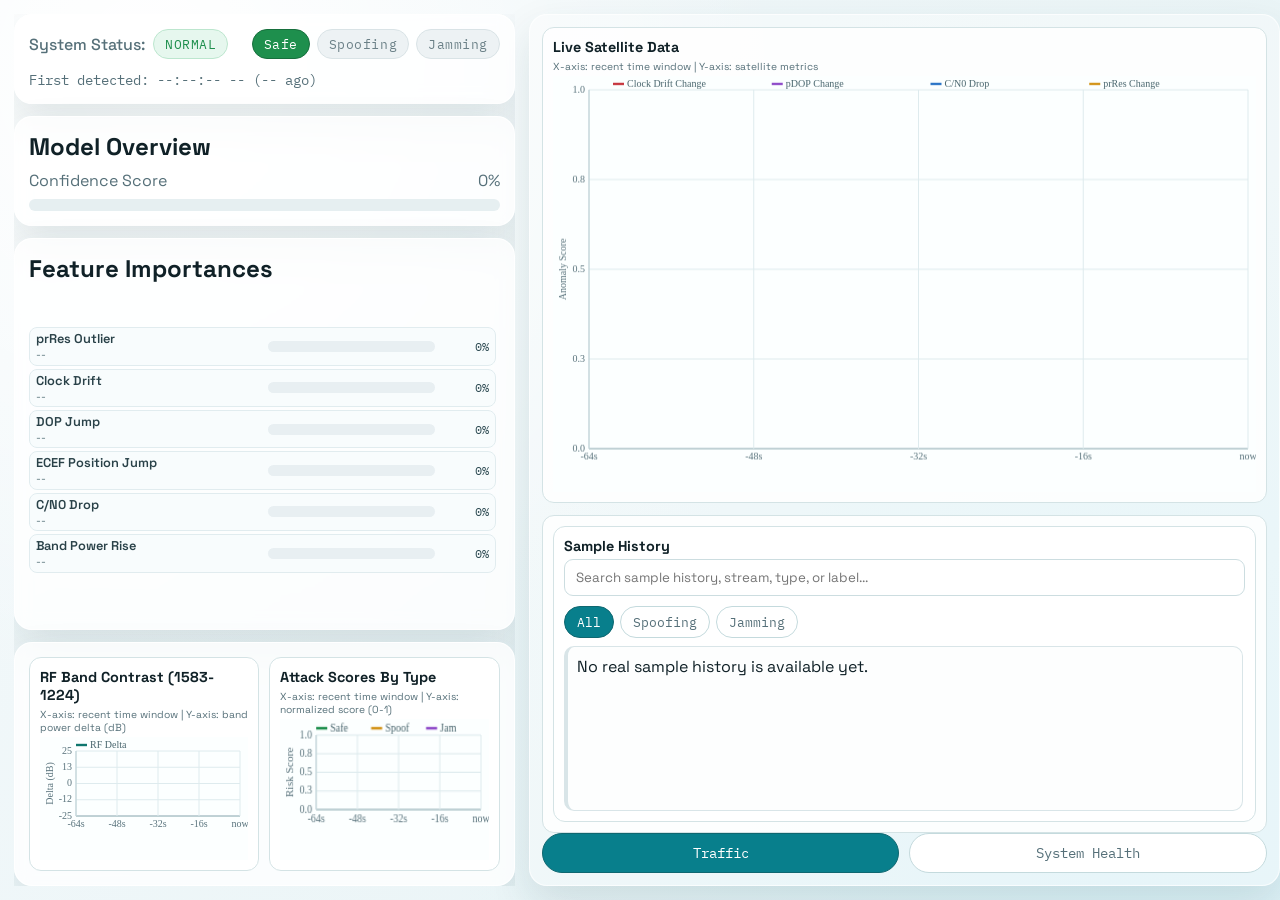
<file: Dashboard/index.html>
<!DOCTYPE html>
<html lang="en">
<head>
  <meta charset="UTF-8" />
  <meta name="viewport" content="width=device-width, initial-scale=1.0" />
  <title>GNSS Intrusion Dashboard</title>
  <link rel="preconnect" href="https://fonts.googleapis.com" />
  <link rel="preconnect" href="https://fonts.gstatic.com" crossorigin />
  <link rel="stylesheet" href="styles.css" />
</head>
<body>
  <div class="app-shell">
    <aside class="left-panel">
      <section class="panel-card status-card">
        <div class="status-row">
          <div class="system-status" id="systemStatusWrap">
            <span class="label">System Status:</span>
            <span class="pill" id="systemStatus">NORMAL</span>
          </div>
          <div class="threat-indicators">
            <div class="threat-pill" id="safeIndicator">Safe</div>
            <div class="threat-pill" id="spoofingIndicator">Spoofing</div>
            <div class="threat-pill" id="jammingIndicator">Jamming</div>
          </div>
        </div>
        <p class="detect-time" id="firstDetected">First detected: --:--:-- -- (-- ago)</p>
      </section>

      <section class="panel-card model-overview-card">
        <h2>Model Overview</h2>
        <div class="stat-line">
          <span>Confidence Score</span>
          <span id="confidenceScore">--%</span>
        </div>
        <div class="progress-wrap">
          <div class="progress-fill" id="confidenceBar"></div>
        </div>
      </section>

      <section class="panel-card feature-card">
        <h2>Feature Importances</h2>
        <div class="feature-bars" id="featureBars"></div>
      </section>

      <section class="panel-card left-charts-card">
        <div class="mini-chart-card">
          <h3>RF Band Contrast (1583-1224)</h3>
          <p class="chart-caption">X-axis: recent time window | Y-axis: band power delta (dB)</p>
          <canvas id="rfChart"></canvas>
        </div>

        <div class="mini-chart-card">
          <h3>Attack Scores By Type</h3>
          <p class="chart-caption">X-axis: recent time window | Y-axis: normalized score (0-1)</p>
          <canvas id="attackScoreChart"></canvas>
        </div>
      </section>
    </aside>

    <main class="right-panel">
      <section class="tab-view active" id="trafficTab" aria-label="Traffic Tab">
        <div class="traffic-layout">
          <div class="traffic-top">
            <div class="mini-chart-card">
              <h3>Live Satellite Data</h3>
              <p class="chart-caption">X-axis: recent time window | Y-axis: satellite metrics</p>
              <canvas id="liveOverviewChart"></canvas>
            </div>
          </div>

          <div class="traffic-bottom">
            <div class="history-card">
              <h3>Sample History</h3>
              <div class="log-controls">
                <input type="text" id="logSearch" placeholder="Search sample history, stream, type, or label..." />
                <div class="filters" id="filters">
                  <button class="filter-btn active" data-filter="all">All</button>
                  <button class="filter-btn" data-filter="spoofing">Spoofing</button>
                  <button class="filter-btn" data-filter="jamming">Jamming</button>
                  <!-- Clock and DOP filters removed to show only attack-related types -->
                </div>
              </div>
              <div class="event-log" id="eventLog"></div>
            </div>
          </div>
        </div>
      </section>

      <section class="tab-view" id="healthTab" aria-label="System Health Tab">
        <div class="health-layout">
          <section class="panel-card health-card">
            <h2>System</h2>
            <div class="system-meta-row">
              <div class="system-meta-text">
                <p id="systemUptime">System uptime: --:--:-- (since --/--/-- --:--)</p>
                <p id="lastUpdated">Last updated: --:--:--</p>
              </div>
              <div class="jump-controls" aria-label="Jump to timestamp or sample index">
                <input id="healthJumpInput" type="number" min="0" step="1" value="0" placeholder="Sample index" />
                <button id="healthJumpButton" type="button">Jump</button>
              </div>
            </div>
            <div class="status-line">
              <span>System Health Status</span>
              <span class="status-pill healthy" id="systemHealthStatus">HEALTHY</span>
            </div>
            <div class="metric-grid" id="systemMetrics"></div>
          </section>

          <section class="panel-card health-card">
            <h2>Model Status</h2>
            <div class="status-line">
              <span>Model Pipeline</span>
              <span class="status-pill healthy" id="modelStatus">ACTIVE</span>
            </div>
            <div class="metric-grid" id="modelMetrics"></div>
          </section>

          <section class="panel-card health-card">
            <h2>Data Status</h2>
            <div class="status-line">
              <span>Ingestion Status</span>
              <span class="status-pill healthy" id="dataStatus">INGESTING</span>
            </div>
            <div class="metric-grid" id="dataMetrics"></div>
          </section>
        </div>
      </section>

      <nav class="tab-controls" aria-label="Dashboard Tabs">
        <button class="tab-btn active" data-tab="trafficTab">Traffic</button>
        <button class="tab-btn" data-tab="healthTab">System Health</button>
      </nav>
    </main>
  </div>

  <script src="script.js"></script>
</body>
</html>
</file>
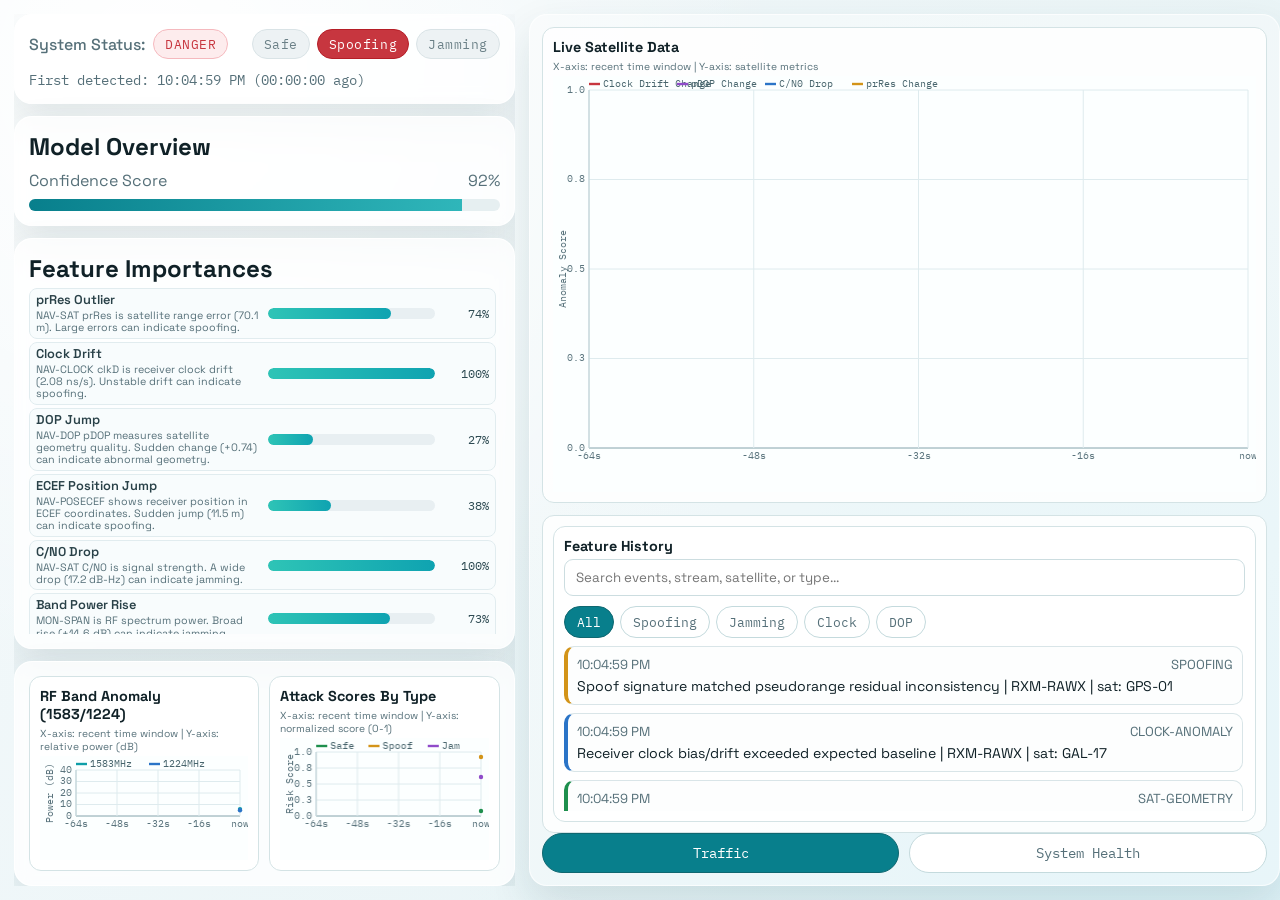
<file: Dashboard/ADACO_GNSS_dashboard_tooltips/index_tooltips.html>
<!DOCTYPE html>
<html lang="en">
<head>
  <meta charset="UTF-8" />
  <meta name="viewport" content="width=device-width, initial-scale=1.0" />
  <title>GNSS Intrusion Dashboard</title>
  <link rel="preconnect" href="https://fonts.googleapis.com" />
  <link rel="preconnect" href="https://fonts.gstatic.com" crossorigin />
  <link rel="stylesheet" href="styles_tooltips.css" />
</head>
<body>
  <div class="app-shell">
    <aside class="left-panel">
      <section class="panel-card status-card">
        <div class="status-row">
          <div class="system-status" id="systemStatusWrap">
            <span class="label tip" tabindex="0" data-tooltip="Overall dashboard classification for the most recent GNSS sample. NORMAL means no active attack is currently selected; DANGER means spoofing or jamming is currently suspected.">System Status:</span>
            <span class="pill tip" id="systemStatus" tabindex="0" data-tooltip="Current high-level operating state produced from the model output and active threat flags.">NORMAL</span>
          </div>
          <div class="threat-indicators">
            <div class="threat-pill tip" id="safeIndicator" tabindex="0" data-tooltip="Safe indicates the model currently favors the clean, non-attack class for the incoming GNSS sample.">Safe</div>
            <div class="threat-pill tip" id="spoofingIndicator" tabindex="0" data-tooltip="Spoofing means the signal may be intentionally misleading the receiver about position, timing, or satellite consistency.">Spoofing</div>
            <div class="threat-pill tip" id="jammingIndicator" tabindex="0" data-tooltip="Jamming means the receiver may be experiencing radio-frequency interference that raises noise or disrupts GNSS reception.">Jamming</div>
          </div>
        </div>
        <p class="detect-time tip" id="firstDetected" tabindex="0" data-tooltip="Shows when the current non-safe condition first appeared in this dashboard session and how long it has remained active.">First detected: --:--:-- -- (-- ago)</p>
      </section>

      <section class="panel-card model-overview-card">
        <h2 class="tip" tabindex="0" data-tooltip="Summary of the model's current prediction strength for the latest GNSS input.">Model Overview</h2>
        <div class="stat-line">
          <span class="tip" tabindex="0" data-tooltip="The model's confidence in the class it currently selected. High confidence does not guarantee correctness; it should be interpreted with the class probabilities and context.">Confidence Score</span>
          <span class="tip" id="confidenceScore" tabindex="0" data-tooltip="Percentage confidence for the current top prediction.">--%</span>
        </div>
        <div class="progress-wrap tip" tabindex="0" data-tooltip="Visual bar representation of the current confidence score.">
          <div class="progress-fill" id="confidenceBar"></div>
        </div>
      </section>

      <section class="panel-card feature-card">
        <h2 class="tip" tabindex="0" data-tooltip="Model-facing input factors that most influenced the current prediction, such as clock drift, C/N0 changes, and RF band power.">Feature Importances</h2>
        <div class="feature-bars" id="featureBars"></div>
      </section>

      <section class="panel-card left-charts-card">
        <div class="mini-chart-card">
          <h3 class="tip" tabindex="0" data-tooltip="Tracks relative RF power in two monitored GNSS-related bands. Sudden broad power increases may support a jamming interpretation.">RF Band Anomaly (1583/1224)</h3>
          <p class="chart-caption tip" tabindex="0" data-tooltip="The horizontal axis shows recent samples; the vertical axis shows relative RF power in dB. Use it to see whether power is stable or rapidly changing.">X-axis: recent time window | Y-axis: relative power (dB)</p>
          <canvas id="rfChart"></canvas>
        </div>

        <div class="mini-chart-card">
          <h3 class="tip" tabindex="0" data-tooltip="Plots recent normalized model scores for safe, spoofing, and jamming classes so changes can be seen over time.">Attack Scores By Type</h3>
          <p class="chart-caption tip" tabindex="0" data-tooltip="Scores closer to 1 indicate stronger model support for that class. The displayed class is usually the highest score, but operators should watch trends as well.">X-axis: recent time window | Y-axis: normalized score (0-1)</p>
          <canvas id="attackScoreChart"></canvas>
        </div>
      </section>
    </aside>

    <main class="right-panel">
      <section class="tab-view active" id="trafficTab" aria-label="Traffic Tab">
        <div class="traffic-layout">
          <div class="traffic-top">
            <div class="mini-chart-card">
              <h3 class="tip" tabindex="0" data-tooltip="Shows recent receiver-derived anomaly indicators from satellite and navigation measurements.">Live Satellite Data</h3>
              <p class="chart-caption tip" tabindex="0" data-tooltip="The horizontal axis shows recent samples; the vertical axis shows normalized anomaly scores from satellite, clock, C/N0, and pseudorange residual behavior.">X-axis: recent time window | Y-axis: satellite metrics</p>
              <canvas id="liveOverviewChart"></canvas>
            </div>
          </div>

          <div class="traffic-bottom">
            <div class="history-card">
              <h3 class="tip" tabindex="0" data-tooltip="Chronological list of recent model-relevant events and derived anomalies. Use it to inspect why the dashboard is changing state.">Feature History</h3>
              <div class="log-controls">
                <input class="tip" type="text" id="logSearch" placeholder="Search events, stream, satellite, or type..." tabindex="0" data-tooltip="Search the event history by event text, GNSS message stream, satellite identifier, or alert type." />
                <div class="filters" id="filters">
                  <button class="filter-btn active tip" data-filter="all" tabindex="0" data-tooltip="Show every event type in the history list.">All</button>
                  <button class="filter-btn tip" data-filter="spoofing" tabindex="0" data-tooltip="Show only spoofing-related events, such as pseudorange or position inconsistencies.">Spoofing</button>
                  <button class="filter-btn tip" data-filter="jamming" tabindex="0" data-tooltip="Show only jamming-related events, such as RF power increases or C/N0 drops.">Jamming</button>
                  <button class="filter-btn tip" data-filter="clock-anomaly" tabindex="0" data-tooltip="Show only receiver clock bias or drift anomalies.">Clock</button>
                  <button class="filter-btn tip" data-filter="sat-geometry" tabindex="0" data-tooltip="Show only satellite geometry or DOP-related anomalies.">DOP</button>
                </div>
              </div>
              <div class="event-log" id="eventLog"></div>
            </div>
          </div>
        </div>
      </section>

      <section class="tab-view" id="healthTab" aria-label="System Health Tab">
        <div class="health-layout">
          <section class="panel-card health-card">
            <h2 class="tip" tabindex="0" data-tooltip="Operational health of the dashboard runtime and local machine resources.">System</h2>
            <div class="system-meta-row">
              <div class="system-meta-text">
                <p class="tip" id="systemUptime" tabindex="0" data-tooltip="How long this dashboard session has been running, plus the approximate session start time.">System uptime: --:--:-- (since --/--/-- --:--)</p>
                <p class="tip" id="lastUpdated" tabindex="0" data-tooltip="Most recent time the dashboard refreshed its displayed system and model values.">Last updated: --:--:--</p>
              </div>
              <div class="jump-controls" aria-label="Jump to timestamp or sample index">
                <input class="tip" id="healthJumpInput" type="number" min="0" step="1" value="0" placeholder="Sample index" tabindex="0" data-tooltip="Choose a dataset sample index and restart the demonstration stream from that point." />
                <button class="tip" id="healthJumpButton" type="button" tabindex="0" data-tooltip="Apply the selected sample index and request the next prediction from that point in the data stream.">Jump</button>
              </div>
            </div>
            <div class="status-line">
              <span class="tip" tabindex="0" data-tooltip="Combined health state of the dashboard process and local resource indicators.">System Health Status</span>
              <span class="status-pill healthy tip" id="systemHealthStatus" tabindex="0" data-tooltip="HEALTHY means normal behavior; DEGRADED means reduced performance; CRITICAL means serious runtime or resource issues.">HEALTHY</span>
            </div>
            <div class="metric-grid" id="systemMetrics"></div>
          </section>

          <section class="panel-card health-card">
            <h2 class="tip" tabindex="0" data-tooltip="Status of the loaded GNSS detection model and prediction pipeline.">Model Status</h2>
            <div class="status-line">
              <span class="tip" tabindex="0" data-tooltip="Whether model inference is active, delayed, or failed.">Model Pipeline</span>
              <span class="status-pill healthy tip" id="modelStatus" tabindex="0" data-tooltip="ACTIVE means predictions are being produced; DELAYED means predictions may be behind; FAILED means the model pipeline is not functioning.">ACTIVE</span>
            </div>
            <div class="metric-grid" id="modelMetrics"></div>
          </section>

          <section class="panel-card health-card">
            <h2 class="tip" tabindex="0" data-tooltip="Status of the live or replayed GNSS data feed entering the model pipeline.">Data Status</h2>
            <div class="status-line">
              <span class="tip" tabindex="0" data-tooltip="Whether input data is being read normally, lagging, or dropping samples.">Ingestion Status</span>
              <span class="status-pill healthy tip" id="dataStatus" tabindex="0" data-tooltip="INGESTING means data is arriving normally; LAGGING means delayed input; DROPPED means samples are being missed.">INGESTING</span>
            </div>
            <div class="metric-grid" id="dataMetrics"></div>
          </section>
        </div>
      </section>

      <nav class="tab-controls" aria-label="Dashboard Tabs">
        <button class="tab-btn active tip" data-tab="trafficTab" tabindex="0" data-tooltip="Open the main monitoring view with charts, attack scores, feature importance, and event history.">Traffic</button>
        <button class="tab-btn tip" data-tab="healthTab" tabindex="0" data-tooltip="Open runtime, model, and data-ingestion health information.">System Health</button>
      </nav>
    </main>
  </div>

  <script src="script_tooltips.js"></script>
</body>
</html>
</file>
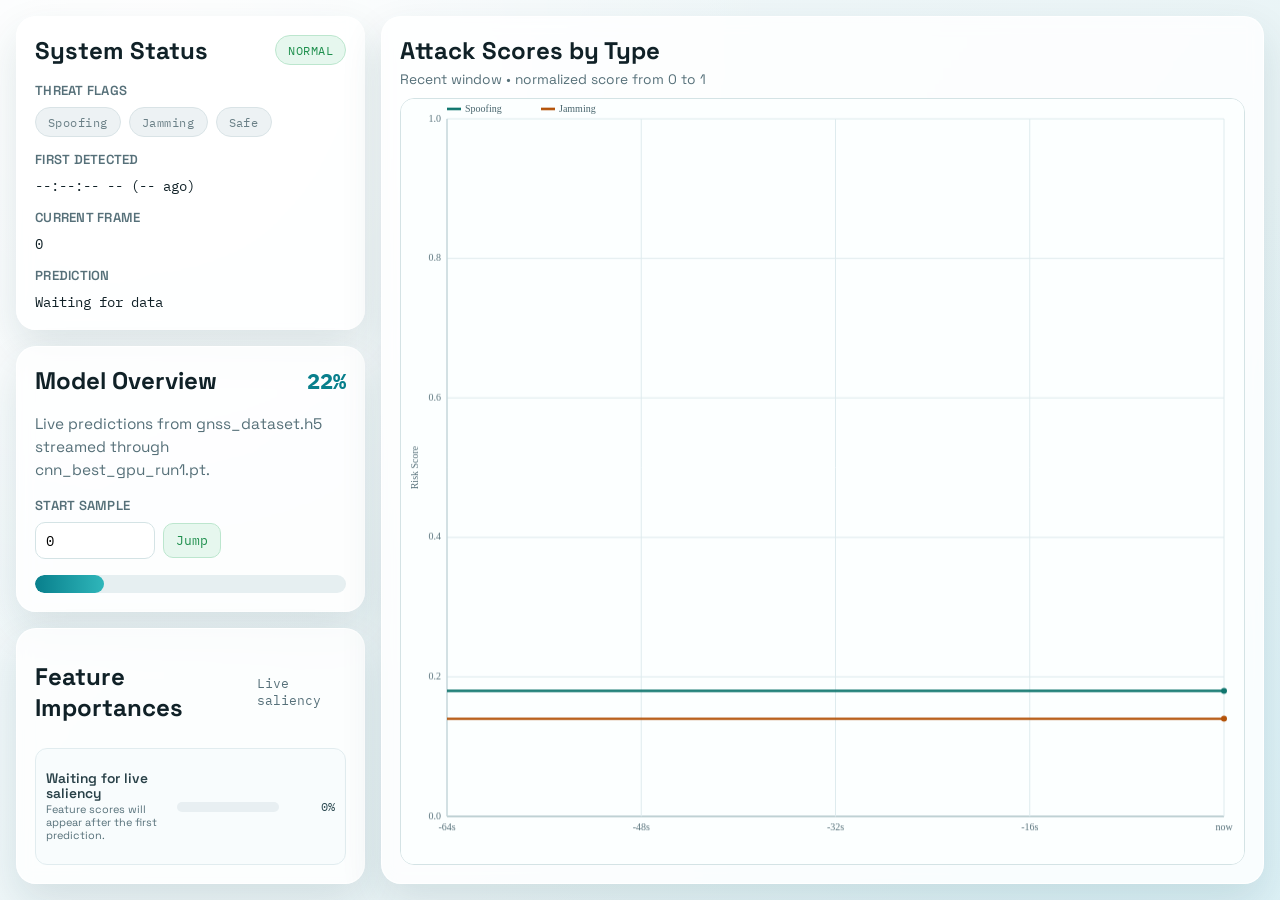
<file: Dashboard/dashboard_compact/dashboard_compact.html>
<!DOCTYPE html>
<html lang="en">
<head>
  <meta charset="UTF-8" />
  <meta name="viewport" content="width=device-width, initial-scale=1.0" />
  <title>GNSS Intrusion Dashboard</title>
  <link rel="preconnect" href="https://fonts.googleapis.com" />
  <link rel="preconnect" href="https://fonts.gstatic.com" crossorigin />
  <link href="https://fonts.googleapis.com/css2?family=Space+Grotesk:wght@400;500;700&family=IBM+Plex+Mono:wght@400;500;700&display=swap" rel="stylesheet" />
  <link rel="stylesheet" href="./dashboard_compact.css" />
</head>
<body>
  <main class="dashboard-shell">
    <section class="summary-column">
      <article class="card status-card">
        <div class="card-header">
          <h2>System Status</h2>
          <span class="status-pill" id="systemStatus">NORMAL</span>
        </div>

        <div class="status-meta">
          <div class="meta-row">
            <span class="meta-label">Threat flags</span>
            <div class="threat-indicators">
              <span class="threat-pill" id="spoofingIndicator">Spoofing</span>
              <span class="threat-pill" id="jammingIndicator">Jamming</span>
              <span class="threat-pill" id="neitherIndicator">Safe</span>
            </div>
          </div>
          <div class="meta-row">
            <span class="meta-label">First detected</span>
            <span class="meta-value" id="firstDetected">--:--:-- -- (-- ago)</span>
          </div>
          <div class="meta-row">
            <span class="meta-label">Current frame</span>
            <span class="meta-value" id="currentFrame">--</span>
          </div>
          <div class="meta-row">
            <span class="meta-label">Prediction</span>
            <span class="meta-value" id="currentPrediction">--</span>
          </div>
        </div>
      </article>

      <article class="card overview-card">
        <div class="card-header stacked">
          <h2>Model Overview</h2>
          <span class="confidence-value" id="confidenceScore">0%</span>
        </div>

        <div class="overview-copy">Live predictions from gnss_dataset.h5 streamed through cnn_best_gpu_run1.pt.</div>

        <div class="meta-row">
          <span class="meta-label">Start sample</span>
          <div style="display:flex; gap:8px; align-items:center; flex-wrap:wrap;">
            <input id="startSampleInput" type="number" min="0" step="1" value="0" style="width: 120px; padding: 8px 10px; border-radius: 10px; border: 1px solid #d4e3e5; font-family: 'IBM Plex Mono', monospace; font-size: 0.9rem;" />
            <button id="startSampleButton" type="button" style="padding: 8px 12px; border-radius: 10px; border: 1px solid #bce6ce; background: #e6f7ee; color: #1e8f4d; font-family: 'IBM Plex Mono', monospace; font-size: 0.82rem; cursor: pointer;">Jump</button>
          </div>
        </div>

        <div class="progress-wrap" aria-label="Confidence score bar">
          <div class="progress-fill" id="confidenceBar"></div>
        </div>
      </article>

      <article class="card feature-card">
        <div class="card-header stacked">
          <h2>Feature Importances</h2>
          <span class="feature-note" id="featureSource">Live saliency</span>
        </div>

        <div class="feature-bars" id="featureBars"></div>
      </article>
    </section>

    <section class="card chart-card">
      <div class="card-header chart-header">
        <div>
          <h2>Attack Scores by Type</h2>
          <p class="chart-caption">Recent window • normalized score from 0 to 1</p>
        </div>
      </div>
      <div class="chart-area">
        <canvas id="attackScoreChart"></canvas>
      </div>
    </section>
  </main>

  <script src="./dashboard_compact.js"></script>
</body>
</html>
</file>
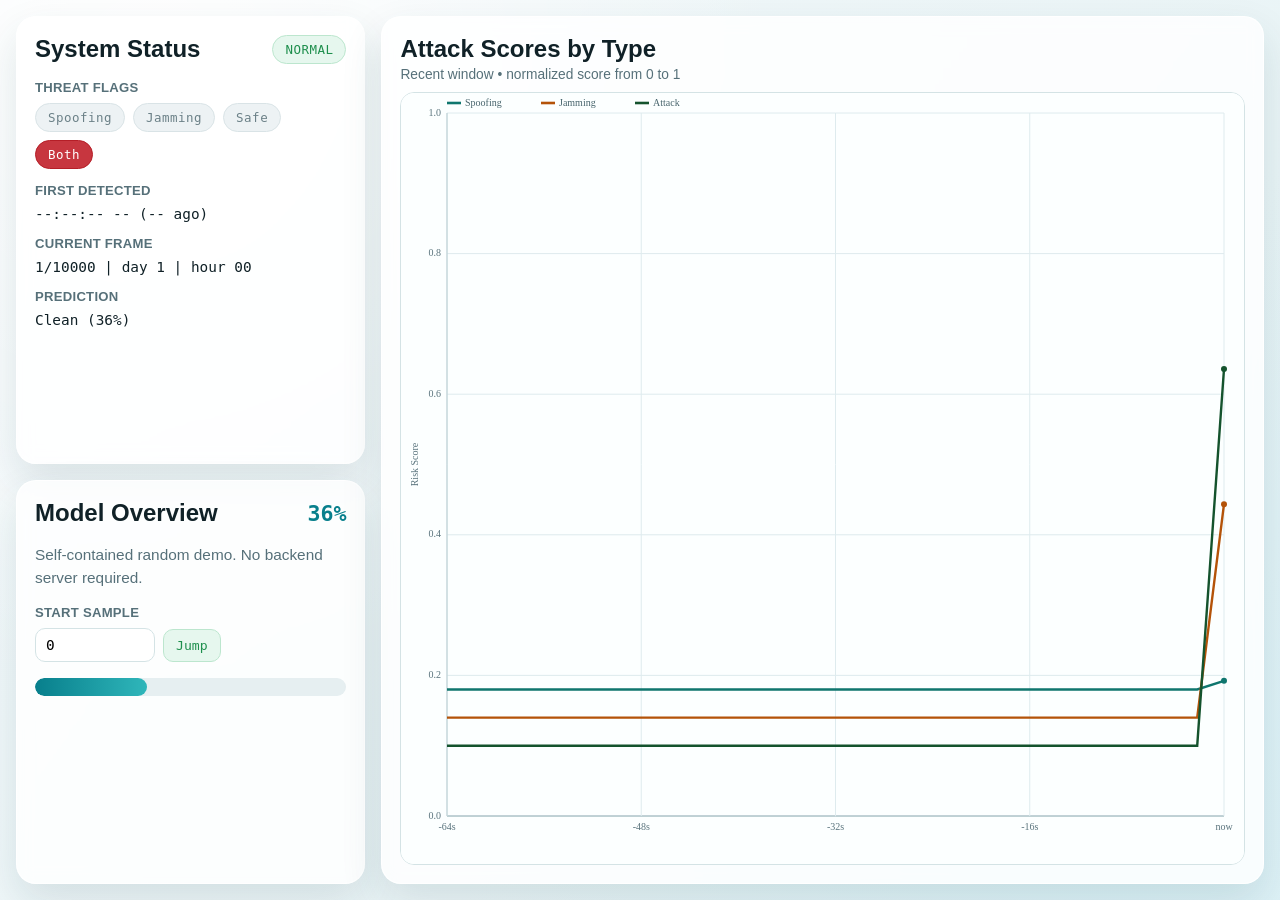
<file: Dashboard/randdemo/dashboard_static_demo.html>
<!DOCTYPE html>
<html lang="en">
<head>
  <meta charset="UTF-8" />
  <meta name="viewport" content="width=device-width, initial-scale=1.0" />
  <title>GNSS Intrusion Dashboard</title>
  <link rel="stylesheet" href="./dashboard_static_demo.css" />
</head>
<body>
  <main class="dashboard-shell">
    <section class="summary-column">
      <article class="card status-card">
        <div class="card-header">
          <h2>System Status</h2>
          <span class="status-pill" id="systemStatus">NORMAL</span>
        </div>

        <div class="status-meta">
          <div class="meta-row">
            <span class="meta-label">Threat flags</span>
            <div class="threat-indicators">
              <span class="threat-pill" id="spoofingIndicator">Spoofing</span>
              <span class="threat-pill" id="jammingIndicator">Jamming</span>
              <span class="threat-pill" id="neitherIndicator">Safe</span>
              <span class="threat-pill" id="bothIndicator">Both</span>
            </div>
          </div>
          <div class="meta-row">
            <span class="meta-label">First detected</span>
            <span class="meta-value" id="firstDetected">--:--:-- -- (-- ago)</span>
          </div>
          <div class="meta-row">
            <span class="meta-label">Current frame</span>
            <span class="meta-value" id="currentFrame">--</span>
          </div>
          <div class="meta-row">
            <span class="meta-label">Prediction</span>
            <span class="meta-value" id="currentPrediction">--</span>
          </div>
        </div>
      </article>

      <article class="card overview-card">
        <div class="card-header stacked">
          <h2>Model Overview</h2>
          <span class="confidence-value" id="confidenceScore">0%</span>
        </div>

        <div class="overview-copy">Self-contained random demo. No backend server required.</div>

        <div class="meta-row">
          <span class="meta-label">Start sample</span>
          <div style="display:flex; gap:8px; align-items:center; flex-wrap:wrap;">
            <input id="startSampleInput" type="number" min="0" step="1" value="0" style="width: 120px; padding: 8px 10px; border-radius: 10px; border: 1px solid #d4e3e5; font-family: 'IBM Plex Mono', monospace; font-size: 0.9rem;" />
            <button id="startSampleButton" type="button" style="padding: 8px 12px; border-radius: 10px; border: 1px solid #bce6ce; background: #e6f7ee; color: #1e8f4d; font-family: 'IBM Plex Mono', monospace; font-size: 0.82rem; cursor: pointer;">Jump</button>
          </div>
        </div>

        <div class="progress-wrap" aria-label="Confidence score bar">
          <div class="progress-fill" id="confidenceBar"></div>
        </div>
      </article>
    </section>

    <section class="card chart-card">
      <div class="card-header chart-header">
        <div>
          <h2>Attack Scores by Type</h2>
          <p class="chart-caption">Recent window • normalized score from 0 to 1</p>
        </div>
      </div>
      <div class="chart-area">
        <canvas id="attackScoreChart"></canvas>
      </div>
    </section>
  </main>

  <script src="./dashboard_static_demo.js"></script>
</body>
</html>
</file>
<file: Dashboard/styles.css>
@import url('https://fonts.googleapis.com/css2?family=Space+Grotesk:wght@400;500;700&family=IBM+Plex+Mono:wght@400;500;700&display=swap');

:root {
  --bg-0: #f4f9fb;
  --bg-1: #e5f2f4;
  --panel: rgba(255, 255, 255, 0.78);
  --panel-strong: #ffffff;
  --line: #d4e3e5;
  --text: #102127;
  --muted: #567079;
  --accent: #087f8c;
  --accent-soft: #b7ecf2;
  --danger: #c7363f;
  --success: #1e8f4d;
  --warning: #d39419;
  --radius-lg: 18px;
  --radius-md: 12px;
  --shadow: 0 18px 42px rgba(19, 62, 70, 0.12);
}

* {
  box-sizing: border-box;
}

html,
body {
  height: 100%;
  margin: 0;
  overflow: hidden;
}

body {
  font-family: "Space Grotesk", "Segoe UI", sans-serif;
  color: var(--text);
  background:
    radial-gradient(circle at 12% 8%, #ffffff 0%, rgba(255, 255, 255, 0) 45%),
    radial-gradient(circle at 88% 92%, #dbf1f7 0%, rgba(219, 241, 247, 0) 48%),
    linear-gradient(125deg, var(--bg-0), var(--bg-1));
}

h2,
h3,
p {
  margin: 0;
}

.app-shell {
  display: grid;
  grid-template-columns: 40% 60%;
  height: 100dvh;
  gap: 14px;
  padding: 14px;
}

.left-panel,
.right-panel {
  height: 100%;
  min-height: 0;
}

.left-panel {
  display: grid;
  grid-template-rows: auto auto minmax(0, 1fr) auto;
  gap: 12px;
  overflow: hidden;
}

.left-charts-card {
  display: grid;
  grid-template-columns: 1fr 1fr;
  gap: 10px;
  min-height: 220px;
}

.panel-card {
  background: var(--panel);
  border: 1px solid rgba(255, 255, 255, 0.9);
  backdrop-filter: blur(8px);
  border-radius: var(--radius-lg);
  padding: 14px;
  box-shadow: var(--shadow);
}

.status-card {
  display: grid;
  gap: 12px;
}

.status-row {
  display: flex;
  gap: 10px;
  justify-content: space-between;
  flex-wrap: wrap;
}

.system-status {
  display: flex;
  align-items: center;
  gap: 8px;
}

.label {
  color: var(--muted);
  font-weight: 500;
}

.pill,
.threat-pill,
.status-pill {
  font-family: "IBM Plex Mono", monospace;
  font-size: 0.83rem;
  letter-spacing: 0.04em;
  border-radius: 999px;
  padding: 5px 11px;
  border: 1px solid transparent;
}

.pill.normal {
  color: var(--success);
  background: #e6f7ee;
  border-color: #bce6ce;
}

.pill.danger {
  color: var(--danger);
  background: #fdeced;
  border-color: #f5b9be;
}

.threat-indicators {
  display: flex;
  gap: 7px;
  flex-wrap: wrap;
}

.threat-pill {
  color: #6b8087;
  background: #edf2f4;
  border-color: #d9e3e6;
}

.threat-pill.active {
  color: #ffffff;
  background: var(--danger);
  border-color: #b51e27;
}

#safeIndicator.active {
  color: #ffffff;
  background: #1e8f4d;
  border-color: #176f3d;
}

.detect-time {
  color: var(--muted);
  font-family: "IBM Plex Mono", monospace;
  font-size: 0.86rem;
}

.model-overview-card {
  display: grid;
  gap: 8px;
}

.stat-line {
  display: flex;
  justify-content: space-between;
  align-items: center;
  color: var(--muted);
}

.progress-wrap {
  height: 12px;
  border-radius: 999px;
  background: #e6eff1;
  overflow: hidden;
}

.progress-fill {
  height: 100%;
  width: 0;
  background: linear-gradient(90deg, var(--accent), #2fb6ba);
  transition: width 0.5s ease;
}

.feature-card {
  display: grid;
  gap: 4px;
  min-height: 200px;
  min-width: 0;
  overflow: hidden;
}

.feature-bars {
  display: grid;
  gap: 3px;
  min-height: 0;
  padding-bottom: 3px;
  overflow-y: auto;
  overflow-x: hidden;
  align-content: start;
  padding-right: 4px;
}

.feature-row {
  display: grid;
  grid-template-columns: minmax(130px, 1.35fr) 1fr 48px;
  align-items: center;
  gap: 6px;
  font-size: 0.8rem;
  padding: 4px 6px;
  border-radius: 8px;
  background: rgba(248, 252, 253, 0.9);
  border: 1px solid #e1ecef;
}

.feature-meta {
  min-width: 0;
}

.feature-name {
  color: #294148;
  font-weight: 600;
  line-height: 1.1;
}

.feature-reason {
  color: var(--muted);
  margin-top: 2px;
  font-size: 0.67rem;
  line-height: 1.15;
}

.feature-track {
  height: 11px;
  border-radius: 999px;
  background: #e8eff2;
  overflow: hidden;
}

.feature-value {
  height: 100%;
  border-radius: inherit;
  background: linear-gradient(90deg, #2ec4b6, #0fa3b1);
}

.feature-score {
  text-align: right;
  font-family: "IBM Plex Mono", monospace;
  font-size: 0.75rem;
  color: #2d4a52;
}

.right-panel {
  background: rgba(255, 255, 255, 0.32);
  border: 1px solid rgba(255, 255, 255, 0.7);
  border-radius: var(--radius-lg);
  box-shadow: var(--shadow);
  display: flex;
  flex-direction: column;
  min-height: 0;
  height: 100%;
  overflow: hidden;
}

.tab-view {
  flex: 1;
  display: none;
  min-height: 0;
  overflow: hidden;
}

.tab-view.active {
  display: block;
}

.traffic-layout {
  height: 100%;
  display: grid;
  grid-template-rows: 60% 40%;
  gap: 12px;
  padding: 12px;
}

.traffic-top {
  min-height: 0;
  display: block;
  overflow: hidden;
}

.mini-chart-card,
.history-card,
.traffic-bottom {
  background: rgba(255, 255, 255, 0.88);
  border: 1px solid var(--line);
  border-radius: var(--radius-md);
  padding: 10px;
  min-height: 0;
  overflow: hidden;
}

.health-card {
  background: rgba(255, 255, 255, 0.88);
  border: 1px solid var(--line);
  border-radius: var(--radius-md);
  padding: 9px;
  min-height: 0;
  overflow: hidden;
}

.mini-chart-card,
.history-card {
  display: grid;
  grid-template-rows: auto auto minmax(0, 1fr);
}

.mini-chart-card h3,
.history-card h3,
.health-card h2 {
  margin-bottom: 4px;
  font-size: 0.9rem;
}

.chart-caption {
  color: var(--muted);
  font-size: 0.64rem;
  margin-bottom: 3px;
}

canvas {
  display: block;
  width: 100%;
  height: 100%;
}

.traffic-bottom {
  min-height: 0;
  display: block;
  overflow: hidden;
}

.history-card {
  min-height: 0;
  height: 100%;
  display: grid;
  grid-template-rows: auto auto minmax(0, 1fr);
  overflow: hidden;
}

.traffic-top .mini-chart-card {
  height: 100%;
}

.log-controls {
  display: grid;
  grid-template-columns: 1fr;
  gap: 10px;
  align-items: center;
  margin-bottom: 8px;
}

#logSearch {
  width: 100%;
  border: 1px solid #ccdde0;
  border-radius: 9px;
  padding: 9px 11px;
  font-family: inherit;
}

.filters {
  display: flex;
  gap: 6px;
}

.filter-btn,
.tab-btn {
  border: 1px solid #c4dadd;
  background: #ffffff;
  color: var(--muted);
  border-radius: 999px;
  padding: 7px 12px;
  font-family: "IBM Plex Mono", monospace;
  font-size: 0.79rem;
  cursor: pointer;
}

.filter-btn.active,
.tab-btn.active {
  color: #ffffff;
  background: var(--accent);
  border-color: #0f6770;
}

.event-log {
  height: 100%;
  min-height: 0;
  overflow: auto;
  display: grid;
  gap: 8px;
  padding-right: 2px;
}

.log-item {
  border: 1px solid #d9e5e8;
  border-left-width: 4px;
  border-radius: 10px;
  padding: 9px;
  background: #fdfefe;
}

/* Safe entries: green */
.log-item.safe {
  border-left-color: var(--success);
  background: #f1fbf6;
}

/* Attacks: red */
.log-item.spoofing,
.log-item.jamming,
.log-item.clock-anomaly,
.log-item.sat-geometry {
  border-left-color: var(--danger);
  background: #fff6f6;
}

.log-head {
  display: flex;
  justify-content: space-between;
  margin-bottom: 4px;
  font-size: 0.82rem;
  color: var(--muted);
}

.log-text {
  font-size: 0.88rem;
}

.health-layout {
  height: 100%;
  padding: 12px;
  display: grid;
  grid-template-rows: 1fr 1fr 1fr;
  gap: 10px;
}

.health-card {
  display: grid;
  gap: 6px;
}

.health-card p {
  color: var(--muted);
  font-family: "IBM Plex Mono", monospace;
  font-size: 0.79rem;
}

.system-meta-row {
  display: flex;
  justify-content: space-between;
  align-items: flex-start;
  gap: 10px;
}

.system-meta-text {
  display: grid;
  gap: 4px;
  min-width: 0;
}

.status-line {
  display: flex;
  justify-content: space-between;
  align-items: center;
}

.jump-controls {
  display: flex;
  flex-shrink: 0;
  gap: 8px;
  align-items: center;
}

#healthJumpInput {
  width: 122px;
  border: 1px solid #ccdde0;
  border-radius: 9px;
  padding: 6px 8px;
  font-family: "IBM Plex Mono", monospace;
  font-size: 0.78rem;
}

#healthJumpButton {
  border: 1px solid #bce6ce;
  border-radius: 9px;
  padding: 7px 11px;
  background: #e6f7ee;
  color: #1e8f4d;
  font-family: "IBM Plex Mono", monospace;
  font-size: 0.8rem;
  cursor: pointer;
}

.status-pill.healthy {
  color: var(--success);
  background: #e6f7ee;
  border-color: #bce6ce;
}

.status-pill.degraded {
  color: #8a6207;
  background: #fff4dc;
  border-color: #f3d08f;
}

.status-pill.critical {
  color: var(--danger);
  background: #fdeced;
  border-color: #f5b9be;
}

.metric-grid {
  display: grid;
  grid-template-columns: repeat(3, minmax(120px, 1fr));
  gap: 6px;
}

.metric {
  border: 1px solid #dce7ea;
  border-radius: 9px;
  padding: 6px;
  background: #f9fcfc;
}

.metric .name {
  color: var(--muted);
  font-size: 0.73rem;
}

.metric .value {
  margin-top: 1px;
  font-family: "IBM Plex Mono", monospace;
  font-size: 0.82rem;
}

.tab-controls {
  display: grid;
  grid-template-columns: 1fr 1fr;
  gap: 10px;
  padding: 0 12px 12px;
}

.tab-btn {
  font-size: 0.85rem;
  padding: 10px;
}

@media (max-width: 1200px) {
  .traffic-top {
    grid-template-columns: 1fr;
    grid-template-rows: repeat(4, minmax(0, auto));
  }

  .metric-grid {
    grid-template-columns: repeat(2, minmax(120px, 1fr));
  }
}

@media (max-width: 980px) {
  .app-shell {
    grid-template-columns: 1fr;
    grid-template-rows: auto auto;
    height: 100dvh;
  }

  .left-panel {
    grid-template-rows: auto auto auto auto;
  }

  .right-panel {
    min-height: 70vh;
  }

  .traffic-layout {
    grid-template-rows: auto 1fr;
  }

  .traffic-top {
    grid-template-columns: 1fr;
  }

  .log-controls {
    grid-template-columns: 1fr;
  }

  .filters {
    flex-wrap: wrap;
  }

  .metric-grid {
    grid-template-columns: 1fr;
  }
}
</file>
<file: Dashboard/ADACO_GNSS_dashboard_tooltips/styles_tooltips.css>
@import url('https://fonts.googleapis.com/css2?family=Space+Grotesk:wght@400;500;700&family=IBM+Plex+Mono:wght@400;500;700&display=swap');

:root {
  --bg-0: #f4f9fb;
  --bg-1: #e5f2f4;
  --panel: rgba(255, 255, 255, 0.78);
  --panel-strong: #ffffff;
  --line: #d4e3e5;
  --text: #102127;
  --muted: #567079;
  --accent: #087f8c;
  --accent-soft: #b7ecf2;
  --danger: #c7363f;
  --success: #1e8f4d;
  --warning: #d39419;
  --radius-lg: 18px;
  --radius-md: 12px;
  --shadow: 0 18px 42px rgba(19, 62, 70, 0.12);
}

* {
  box-sizing: border-box;
}

html,
body {
  height: 100%;
  margin: 0;
  overflow: hidden;
}

body {
  font-family: "Space Grotesk", "Segoe UI", sans-serif;
  color: var(--text);
  background:
    radial-gradient(circle at 12% 8%, #ffffff 0%, rgba(255, 255, 255, 0) 45%),
    radial-gradient(circle at 88% 92%, #dbf1f7 0%, rgba(219, 241, 247, 0) 48%),
    linear-gradient(125deg, var(--bg-0), var(--bg-1));
}

h2,
h3,
p {
  margin: 0;
}

.app-shell {
  display: grid;
  grid-template-columns: 40% 60%;
  height: 100dvh;
  gap: 14px;
  padding: 14px;
}

.left-panel,
.right-panel {
  height: 100%;
  min-height: 0;
}

.left-panel {
  display: grid;
  grid-template-rows: auto auto minmax(0, 1fr) auto;
  gap: 12px;
  overflow: hidden;
}

.left-charts-card {
  display: grid;
  grid-template-columns: 1fr 1fr;
  gap: 10px;
  min-height: 220px;
}

.panel-card {
  background: var(--panel);
  border: 1px solid rgba(255, 255, 255, 0.9);
  backdrop-filter: blur(8px);
  border-radius: var(--radius-lg);
  padding: 14px;
  box-shadow: var(--shadow);
}

.status-card {
  display: grid;
  gap: 12px;
}

.status-row {
  display: flex;
  gap: 10px;
  justify-content: space-between;
  flex-wrap: wrap;
}

.system-status {
  display: flex;
  align-items: center;
  gap: 8px;
}

.label {
  color: var(--muted);
  font-weight: 500;
}

.pill,
.threat-pill,
.status-pill {
  font-family: "IBM Plex Mono", monospace;
  font-size: 0.83rem;
  letter-spacing: 0.04em;
  border-radius: 999px;
  padding: 5px 11px;
  border: 1px solid transparent;
}

.pill.normal {
  color: var(--success);
  background: #e6f7ee;
  border-color: #bce6ce;
}

.pill.danger {
  color: var(--danger);
  background: #fdeced;
  border-color: #f5b9be;
}

.threat-indicators {
  display: flex;
  gap: 7px;
  flex-wrap: wrap;
}

.threat-pill {
  color: #6b8087;
  background: #edf2f4;
  border-color: #d9e3e6;
}

.threat-pill.active {
  color: #ffffff;
  background: var(--danger);
  border-color: #b51e27;
}

#safeIndicator.active {
  color: #ffffff;
  background: #1e8f4d;
  border-color: #176f3d;
}

.detect-time {
  color: var(--muted);
  font-family: "IBM Plex Mono", monospace;
  font-size: 0.86rem;
}

.model-overview-card {
  display: grid;
  gap: 8px;
}

.stat-line {
  display: flex;
  justify-content: space-between;
  align-items: center;
  color: var(--muted);
}

.progress-wrap {
  height: 12px;
  border-radius: 999px;
  background: #e6eff1;
  overflow: hidden;
}

.progress-fill {
  height: 100%;
  width: 0;
  background: linear-gradient(90deg, var(--accent), #2fb6ba);
  transition: width 0.5s ease;
}

.feature-card {
  display: grid;
  gap: 4px;
  min-height: 200px;
  min-width: 0;
  overflow: hidden;
}

.feature-bars {
  display: grid;
  gap: 3px;
  min-height: 0;
  padding-bottom: 3px;
  overflow-y: auto;
  overflow-x: hidden;
  align-content: start;
  padding-right: 4px;
}

.feature-row {
  display: grid;
  grid-template-columns: minmax(130px, 1.35fr) 1fr 48px;
  align-items: center;
  gap: 6px;
  font-size: 0.8rem;
  padding: 4px 6px;
  border-radius: 8px;
  background: rgba(248, 252, 253, 0.9);
  border: 1px solid #e1ecef;
}

.feature-meta {
  min-width: 0;
}

.feature-name {
  color: #294148;
  font-weight: 600;
  line-height: 1.1;
}

.feature-reason {
  color: var(--muted);
  margin-top: 2px;
  font-size: 0.67rem;
  line-height: 1.15;
}

.feature-track {
  height: 11px;
  border-radius: 999px;
  background: #e8eff2;
  overflow: hidden;
}

.feature-value {
  height: 100%;
  border-radius: inherit;
  background: linear-gradient(90deg, #2ec4b6, #0fa3b1);
}

.feature-score {
  text-align: right;
  font-family: "IBM Plex Mono", monospace;
  font-size: 0.75rem;
  color: #2d4a52;
}

.right-panel {
  background: rgba(255, 255, 255, 0.32);
  border: 1px solid rgba(255, 255, 255, 0.7);
  border-radius: var(--radius-lg);
  box-shadow: var(--shadow);
  display: flex;
  flex-direction: column;
  min-height: 0;
  height: 100%;
  overflow: hidden;
}

.tab-view {
  flex: 1;
  display: none;
  min-height: 0;
  overflow: hidden;
}

.tab-view.active {
  display: block;
}

.traffic-layout {
  height: 100%;
  display: grid;
  grid-template-rows: 60% 40%;
  gap: 12px;
  padding: 12px;
}

.traffic-top {
  min-height: 0;
  display: block;
  overflow: hidden;
}

.mini-chart-card,
.history-card,
.traffic-bottom {
  background: rgba(255, 255, 255, 0.88);
  border: 1px solid var(--line);
  border-radius: var(--radius-md);
  padding: 10px;
  min-height: 0;
  overflow: hidden;
}

.health-card {
  background: rgba(255, 255, 255, 0.88);
  border: 1px solid var(--line);
  border-radius: var(--radius-md);
  padding: 9px;
  min-height: 0;
  overflow: hidden;
}

.mini-chart-card,
.history-card {
  display: grid;
  grid-template-rows: auto auto minmax(0, 1fr);
}

.mini-chart-card h3,
.history-card h3,
.health-card h2 {
  margin-bottom: 4px;
  font-size: 0.9rem;
}

.chart-caption {
  color: var(--muted);
  font-size: 0.64rem;
  margin-bottom: 3px;
}

canvas {
  display: block;
  width: 100%;
  height: 100%;
}

.traffic-bottom {
  min-height: 0;
  display: block;
  overflow: hidden;
}

.history-card {
  min-height: 0;
  height: 100%;
  display: grid;
  grid-template-rows: auto auto minmax(0, 1fr);
  overflow: hidden;
}

.traffic-top .mini-chart-card {
  height: 100%;
}

.log-controls {
  display: grid;
  grid-template-columns: 1fr;
  gap: 10px;
  align-items: center;
  margin-bottom: 8px;
}

#logSearch {
  width: 100%;
  border: 1px solid #ccdde0;
  border-radius: 9px;
  padding: 9px 11px;
  font-family: inherit;
}

.filters {
  display: flex;
  gap: 6px;
}

.filter-btn,
.tab-btn {
  border: 1px solid #c4dadd;
  background: #ffffff;
  color: var(--muted);
  border-radius: 999px;
  padding: 7px 12px;
  font-family: "IBM Plex Mono", monospace;
  font-size: 0.79rem;
  cursor: pointer;
}

.filter-btn.active,
.tab-btn.active {
  color: #ffffff;
  background: var(--accent);
  border-color: #0f6770;
}

.event-log {
  height: 100%;
  min-height: 0;
  overflow: auto;
  display: grid;
  gap: 8px;
  padding-right: 2px;
}

.log-item {
  border: 1px solid #d9e5e8;
  border-left-width: 4px;
  border-radius: 10px;
  padding: 9px;
  background: #fdfefe;
}

.log-item.spoofing {
  border-left-color: #d39419;
}

.log-item.jamming {
  border-left-color: #8f4bc9;
}

.log-item.clock-anomaly {
  border-left-color: #2b74c7;
}

.log-item.sat-geometry {
  border-left-color: #1e8f4d;
}

.log-head {
  display: flex;
  justify-content: space-between;
  margin-bottom: 4px;
  font-size: 0.82rem;
  color: var(--muted);
}

.log-text {
  font-size: 0.88rem;
}

.health-layout {
  height: 100%;
  padding: 12px;
  display: grid;
  grid-template-rows: 1fr 1fr 1fr;
  gap: 10px;
}

.health-card {
  display: grid;
  gap: 6px;
}

.health-card p {
  color: var(--muted);
  font-family: "IBM Plex Mono", monospace;
  font-size: 0.79rem;
}

.system-meta-row {
  display: flex;
  justify-content: space-between;
  align-items: flex-start;
  gap: 10px;
}

.system-meta-text {
  display: grid;
  gap: 4px;
  min-width: 0;
}

.status-line {
  display: flex;
  justify-content: space-between;
  align-items: center;
}

.jump-controls {
  display: flex;
  flex-shrink: 0;
  gap: 8px;
  align-items: center;
}

#healthJumpInput {
  width: 122px;
  border: 1px solid #ccdde0;
  border-radius: 9px;
  padding: 6px 8px;
  font-family: "IBM Plex Mono", monospace;
  font-size: 0.78rem;
}

#healthJumpButton {
  border: 1px solid #bce6ce;
  border-radius: 9px;
  padding: 7px 11px;
  background: #e6f7ee;
  color: #1e8f4d;
  font-family: "IBM Plex Mono", monospace;
  font-size: 0.8rem;
  cursor: pointer;
}

.status-pill.healthy {
  color: var(--success);
  background: #e6f7ee;
  border-color: #bce6ce;
}

.status-pill.degraded {
  color: #8a6207;
  background: #fff4dc;
  border-color: #f3d08f;
}

.status-pill.critical {
  color: var(--danger);
  background: #fdeced;
  border-color: #f5b9be;
}

.metric-grid {
  display: grid;
  grid-template-columns: repeat(3, minmax(120px, 1fr));
  gap: 6px;
}

.metric {
  border: 1px solid #dce7ea;
  border-radius: 9px;
  padding: 6px;
  background: #f9fcfc;
}

.metric .name {
  color: var(--muted);
  font-size: 0.73rem;
}

.metric .value {
  margin-top: 1px;
  font-family: "IBM Plex Mono", monospace;
  font-size: 0.82rem;
}

.tab-controls {
  display: grid;
  grid-template-columns: 1fr 1fr;
  gap: 10px;
  padding: 0 12px 12px;
}

.tab-btn {
  font-size: 0.85rem;
  padding: 10px;
}

@media (max-width: 1200px) {
  .traffic-top {
    grid-template-columns: 1fr;
    grid-template-rows: repeat(4, minmax(0, auto));
  }

  .metric-grid {
    grid-template-columns: repeat(2, minmax(120px, 1fr));
  }
}

@media (max-width: 980px) {
  .app-shell {
    grid-template-columns: 1fr;
    grid-template-rows: auto auto;
    height: 100dvh;
  }

  .left-panel {
    grid-template-rows: auto auto auto auto;
  }

  .right-panel {
    min-height: 70vh;
  }

  .traffic-layout {
    grid-template-rows: auto 1fr;
  }

  .traffic-top {
    grid-template-columns: 1fr;
  }

  .log-controls {
    grid-template-columns: 1fr;
  }

  .filters {
    flex-wrap: wrap;
  }

  .metric-grid {
    grid-template-columns: 1fr;
  }
}


/* Pressable explanatory tooltips. These preserve layout and only appear when a user clicks, focuses, or hovers a labeled element. */
[data-tooltip] {
  position: relative;
  cursor: help;
}

[data-tooltip]::after {
  content: attr(data-tooltip);
  position: absolute;
  left: 50%;
  bottom: calc(100% + 10px);
  transform: translateX(-50%) translateY(4px);
  z-index: 50;
  width: max-content;
  max-width: min(300px, 72vw);
  padding: 8px 10px;
  border-radius: 10px;
  background: rgba(16, 33, 39, 0.96);
  color: #ffffff;
  box-shadow: 0 10px 28px rgba(16, 33, 39, 0.22);
  font-family: "Space Grotesk", "Segoe UI", sans-serif;
  font-size: 0.72rem;
  font-weight: 400;
  letter-spacing: 0;
  line-height: 1.32;
  white-space: normal;
  text-align: left;
  opacity: 0;
  pointer-events: none;
  transition: opacity 0.16s ease, transform 0.16s ease;
}

[data-tooltip]::before {
  content: "";
  position: absolute;
  left: 50%;
  bottom: calc(100% + 4px);
  transform: translateX(-50%);
  z-index: 51;
  border: 6px solid transparent;
  border-top-color: rgba(16, 33, 39, 0.96);
  opacity: 0;
  pointer-events: none;
  transition: opacity 0.16s ease;
}

[data-tooltip]:hover::after,
[data-tooltip]:focus-visible::after,
[data-tooltip].tip-open::after {
  opacity: 1;
  transform: translateX(-50%) translateY(0);
}

[data-tooltip]:hover::before,
[data-tooltip]:focus-visible::before,
[data-tooltip].tip-open::before {
  opacity: 1;
}

.metric [data-tooltip]::after,
.log-item [data-tooltip]::after,
.feature-row [data-tooltip]::after {
  bottom: auto;
  top: calc(100% + 10px);
}

.metric [data-tooltip]::before,
.log-item [data-tooltip]::before,
.feature-row [data-tooltip]::before {
  bottom: auto;
  top: calc(100% + 4px);
  border-top-color: transparent;
  border-bottom-color: rgba(16, 33, 39, 0.96);
}

#logSearch[data-tooltip]::after,
#healthJumpInput[data-tooltip]::after {
  left: 0;
  transform: translateY(4px);
}

#logSearch[data-tooltip]:hover::after,
#logSearch[data-tooltip]:focus-visible::after,
#logSearch[data-tooltip].tip-open::after,
#healthJumpInput[data-tooltip]:hover::after,
#healthJumpInput[data-tooltip]:focus-visible::after,
#healthJumpInput[data-tooltip].tip-open::after {
  transform: translateY(0);
}

@media (max-width: 720px) {
  [data-tooltip]::after {
    max-width: 86vw;
  }
}
</file>
<file: Dashboard/dashboard_compact/dashboard_compact.css>
:root {
  --bg-0: #f4f9fb;
  --bg-1: #e5f2f4;
  --panel: rgba(255, 255, 255, 0.82);
  --panel-strong: #ffffff;
  --line: #d4e3e5;
  --text: #102127;
  --muted: #567079;
  --accent: #087f8c;
  --accent-soft: #b7ecf2;
  --danger: #c7363f;
  --success: #1e8f4d;
  --warning: #d39419;
  --radius-lg: 20px;
  --radius-md: 14px;
  --shadow: 0 18px 42px rgba(19, 62, 70, 0.12);
}

* {
  box-sizing: border-box;
}

html,
body {
  height: 100%;
  margin: 0;
}

body {
  font-family: "Space Grotesk", "Segoe UI", sans-serif;
  color: var(--text);
  background:
    radial-gradient(circle at 12% 8%, #ffffff 0%, rgba(255, 255, 255, 0) 45%),
    radial-gradient(circle at 88% 92%, #dbf1f7 0%, rgba(219, 241, 247, 0) 48%),
    linear-gradient(125deg, var(--bg-0), var(--bg-1));
}

h2,
p {
  margin: 0;
}

.dashboard-shell {
  display: grid;
  grid-template-columns: minmax(300px, 28%) minmax(0, 72%);
  gap: 16px;
  height: 100dvh;
  padding: 16px;
}

.summary-column {
  min-height: 0;
  display: grid;
  grid-template-rows: auto auto minmax(0, 1fr);
  gap: 16px;
}

.card {
  background: var(--panel);
  border: 1px solid rgba(255, 255, 255, 0.92);
  backdrop-filter: blur(8px);
  border-radius: var(--radius-lg);
  box-shadow: var(--shadow);
}

.status-card,
.overview-card {
  display: grid;
  gap: 16px;
  padding: 18px;
  align-content: start;
}

.feature-card {
  display: grid;
  gap: 12px;
  padding: 18px;
  min-height: 0;
}

.chart-card {
  min-height: 0;
  display: grid;
  grid-template-rows: auto minmax(0, 1fr);
  padding: 18px;
}

.card-header {
  display: flex;
  align-items: flex-start;
  justify-content: space-between;
  gap: 12px;
}

.card-header.stacked {
  align-items: center;
}

.chart-header {
  margin-bottom: 10px;
}

.status-meta {
  display: grid;
  gap: 14px;
}

.meta-row {
  display: grid;
  gap: 8px;
}

.meta-label {
  color: var(--muted);
  font-size: 0.82rem;
  font-weight: 600;
  letter-spacing: 0.02em;
  text-transform: uppercase;
}

.meta-value {
  color: var(--text);
  font-family: "IBM Plex Mono", monospace;
  font-size: 0.9rem;
}

.status-pill,
.threat-pill {
  font-family: "IBM Plex Mono", monospace;
  font-size: 0.78rem;
  letter-spacing: 0.04em;
  border-radius: 999px;
  padding: 6px 12px;
  border: 1px solid transparent;
  white-space: nowrap;
}

.status-pill.normal {
  color: var(--success);
  background: #e6f7ee;
  border-color: #bce6ce;
}

.status-pill.danger {
  color: var(--danger);
  background: #fdeced;
  border-color: #f5b9be;
}

.threat-indicators {
  display: flex;
  flex-wrap: wrap;
  gap: 8px;
}

.threat-pill {
  color: #6b8087;
  background: #edf2f4;
  border-color: #d9e3e6;
}

.threat-pill.active {
  color: #ffffff;
  background: var(--danger);
  border-color: #b51e27;
}

#neitherIndicator.active {
  background: linear-gradient(90deg, #1e8f4d, #2fb36a);
  border-color: #176f3d;
}

.overview-copy {
  color: var(--muted);
  line-height: 1.5;
  font-size: 0.96rem;
}

.feature-note {
  font-family: "IBM Plex Mono", monospace;
  font-size: 0.8rem;
  color: var(--muted);
}

.feature-bars {
  display: grid;
  gap: 8px;
  min-height: 0;
}

.feature-row {
  display: grid;
  grid-template-columns: minmax(120px, 1.2fr) 1fr 48px;
  gap: 8px;
  align-items: center;
  padding: 8px 10px;
  border-radius: 12px;
  background: rgba(248, 252, 253, 0.92);
  border: 1px solid #e1ecef;
}

.feature-meta {
  min-width: 0;
}

.feature-name {
  color: #294148;
  font-size: 0.86rem;
  font-weight: 600;
  line-height: 1.1;
}

.feature-reason {
  margin-top: 2px;
  color: var(--muted);
  font-size: 0.68rem;
  line-height: 1.2;
}

.feature-track {
  height: 10px;
  border-radius: 999px;
  background: #e8eff2;
  overflow: hidden;
}

.feature-value {
  height: 100%;
  border-radius: inherit;
  background: linear-gradient(90deg, #2ec4b6, #0fa3b1);
}

.feature-score {
  text-align: right;
  font-family: "IBM Plex Mono", monospace;
  font-size: 0.75rem;
  color: #2d4a52;
}

.confidence-value {
  font-family: "IBM Plex Mono", monospace;
  font-size: 1.35rem;
  font-weight: 700;
  color: var(--accent);
}

.progress-wrap {
  height: 18px;
  border-radius: 999px;
  background: #e6eff1;
  overflow: hidden;
}

.progress-fill {
  height: 100%;
  width: 0;
  border-radius: inherit;
  background: linear-gradient(90deg, var(--accent), #2fb6ba);
  transition: width 0.45s ease;
}

.chart-caption {
  margin-top: 4px;
  color: var(--muted);
  font-size: 0.86rem;
}

.chart-area {
  min-height: 0;
  height: 100%;
  border: 1px solid var(--line);
  border-radius: var(--radius-md);
  background: rgba(255, 255, 255, 0.9);
  overflow: hidden;
}

canvas {
  display: block;
  width: 100%;
  height: 100%;
}

@media (max-width: 980px) {
  .dashboard-shell {
    grid-template-columns: 1fr;
    grid-template-rows: auto minmax(420px, 1fr);
  }

  .summary-column {
    grid-template-rows: auto auto;
  }
}
</file>
<file: Dashboard/randdemo/dashboard_static_demo.css>
:root {
  --bg-0: #f4f9fb;
  --bg-1: #e5f2f4;
  --panel: rgba(255, 255, 255, 0.82);
  --panel-strong: #ffffff;
  --line: #d4e3e5;
  --text: #102127;
  --muted: #567079;
  --accent: #087f8c;
  --accent-soft: #b7ecf2;
  --danger: #c7363f;
  --success: #1e8f4d;
  --warning: #d39419;
  --radius-lg: 20px;
  --radius-md: 14px;
  --shadow: 0 18px 42px rgba(19, 62, 70, 0.12);
}

* {
  box-sizing: border-box;
}

html,
body {
  height: 100%;
  margin: 0;
}

body {
  font-family: "Space Grotesk", "Segoe UI", sans-serif;
  color: var(--text);
  background:
    radial-gradient(circle at 12% 8%, #ffffff 0%, rgba(255, 255, 255, 0) 45%),
    radial-gradient(circle at 88% 92%, #dbf1f7 0%, rgba(219, 241, 247, 0) 48%),
    linear-gradient(125deg, var(--bg-0), var(--bg-1));
}

h2,
p {
  margin: 0;
}

.dashboard-shell {
  display: grid;
  grid-template-columns: minmax(300px, 28%) minmax(0, 72%);
  gap: 16px;
  height: 100dvh;
  padding: 16px;
}

.summary-column {
  min-height: 0;
  display: grid;
  grid-template-rows: 1fr 0.9fr;
  gap: 16px;
}

.card {
  background: var(--panel);
  border: 1px solid rgba(255, 255, 255, 0.92);
  backdrop-filter: blur(8px);
  border-radius: var(--radius-lg);
  box-shadow: var(--shadow);
}

.status-card,
.overview-card {
  display: grid;
  gap: 16px;
  padding: 18px;
  align-content: start;
}

.chart-card {
  min-height: 0;
  display: grid;
  grid-template-rows: auto minmax(0, 1fr);
  padding: 18px;
}

.card-header {
  display: flex;
  align-items: flex-start;
  justify-content: space-between;
  gap: 12px;
}

.card-header.stacked {
  align-items: center;
}

.chart-header {
  margin-bottom: 10px;
}

.status-meta {
  display: grid;
  gap: 14px;
}

.meta-row {
  display: grid;
  gap: 8px;
}

.meta-label {
  color: var(--muted);
  font-size: 0.82rem;
  font-weight: 600;
  letter-spacing: 0.02em;
  text-transform: uppercase;
}

.meta-value {
  color: var(--text);
  font-family: "IBM Plex Mono", monospace;
  font-size: 0.9rem;
}

.status-pill,
.threat-pill {
  font-family: "IBM Plex Mono", monospace;
  font-size: 0.78rem;
  letter-spacing: 0.04em;
  border-radius: 999px;
  padding: 6px 12px;
  border: 1px solid transparent;
  white-space: nowrap;
}

.status-pill.normal {
  color: var(--success);
  background: #e6f7ee;
  border-color: #bce6ce;
}

.status-pill.danger {
  color: var(--danger);
  background: #fdeced;
  border-color: #f5b9be;
}

.threat-indicators {
  display: flex;
  flex-wrap: wrap;
  gap: 8px;
}

.threat-pill {
  color: #6b8087;
  background: #edf2f4;
  border-color: #d9e3e6;
}

.threat-pill.active {
  color: #ffffff;
  background: var(--danger);
  border-color: #b51e27;
}

#neitherIndicator.active {
  background: linear-gradient(90deg, #1e8f4d, #2fb36a);
  border-color: #176f3d;
}

.overview-copy {
  color: var(--muted);
  line-height: 1.5;
  font-size: 0.96rem;
}

.confidence-value {
  font-family: "IBM Plex Mono", monospace;
  font-size: 1.35rem;
  font-weight: 700;
  color: var(--accent);
}

.progress-wrap {
  height: 18px;
  border-radius: 999px;
  background: #e6eff1;
  overflow: hidden;
}

.progress-fill {
  height: 100%;
  width: 0;
  border-radius: inherit;
  background: linear-gradient(90deg, var(--accent), #2fb6ba);
  transition: width 0.45s ease;
}

.chart-caption {
  margin-top: 4px;
  color: var(--muted);
  font-size: 0.86rem;
}

.chart-area {
  min-height: 0;
  height: 100%;
  border: 1px solid var(--line);
  border-radius: var(--radius-md);
  background: rgba(255, 255, 255, 0.9);
  overflow: hidden;
}

canvas {
  display: block;
  width: 100%;
  height: 100%;
}

@media (max-width: 980px) {
  .dashboard-shell {
    grid-template-columns: 1fr;
    grid-template-rows: auto minmax(420px, 1fr);
  }

  .summary-column {
    grid-template-rows: auto auto;
  }
}
</file>
